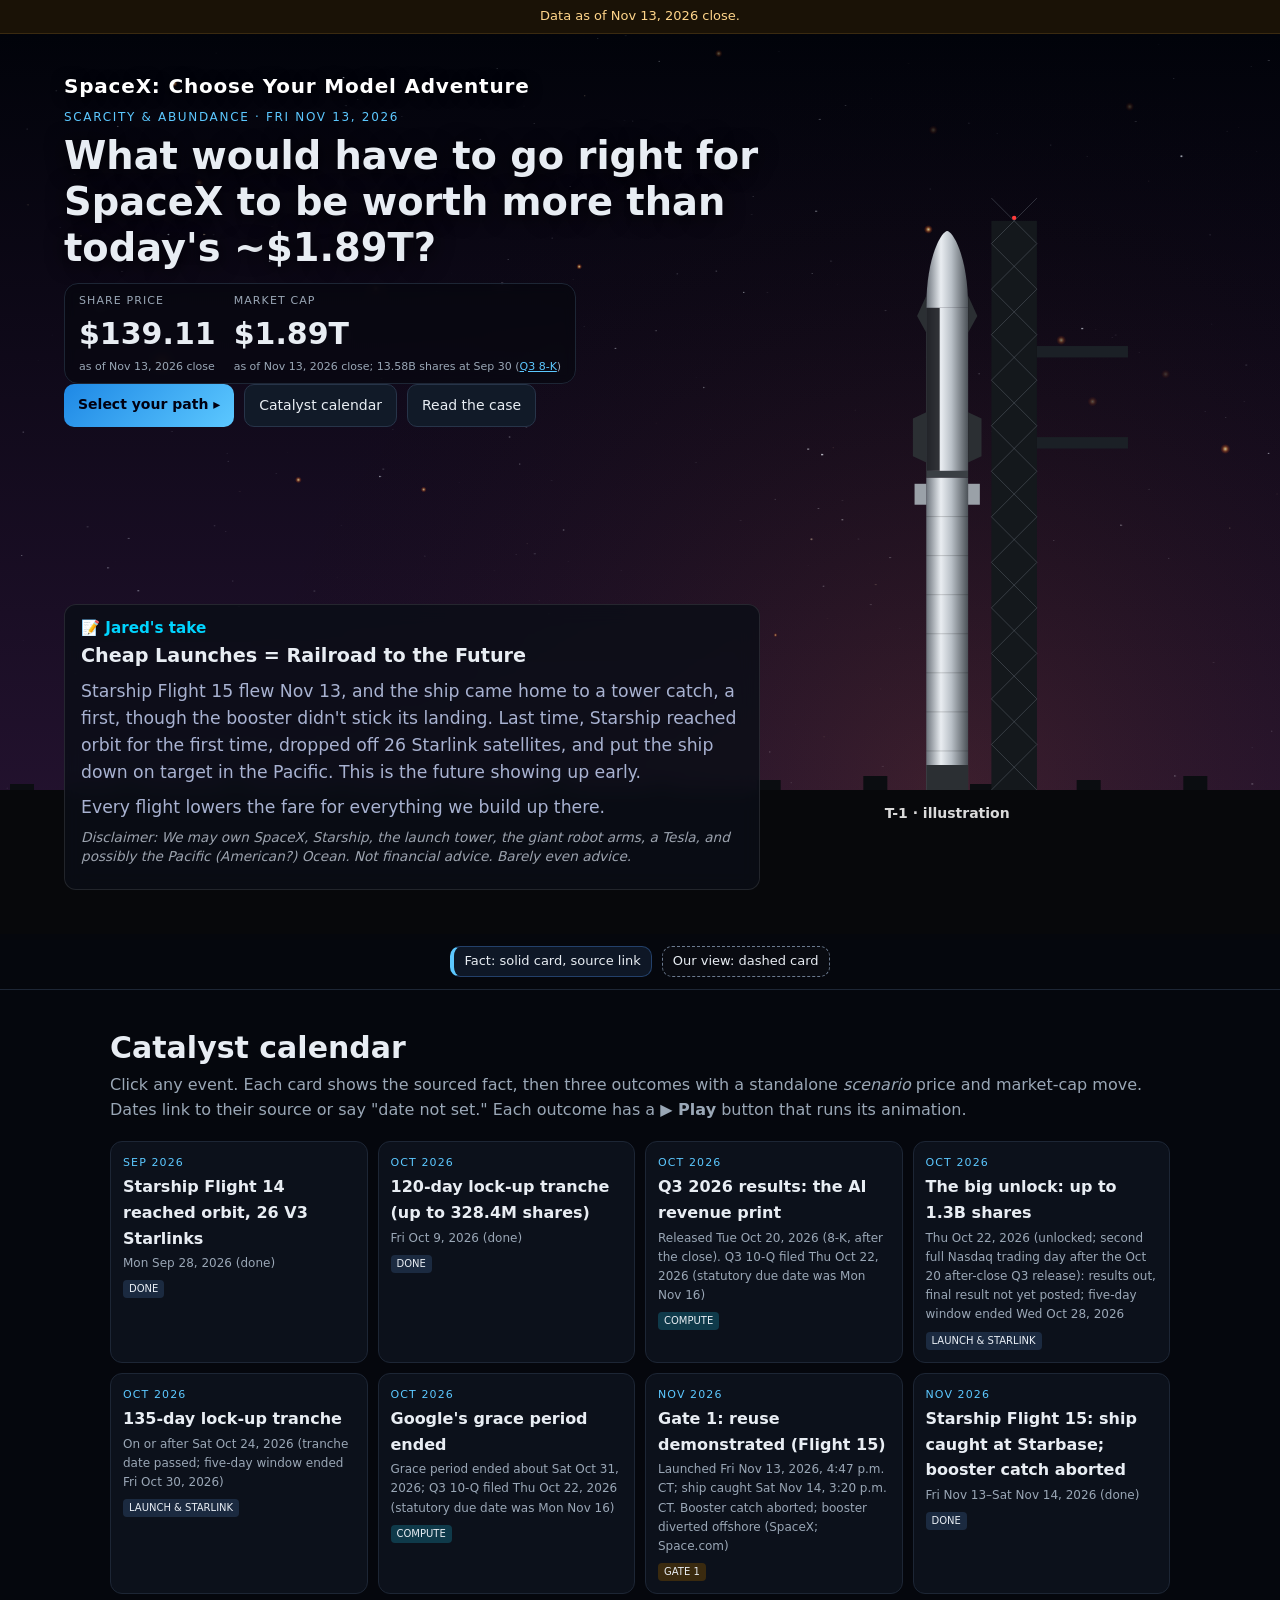
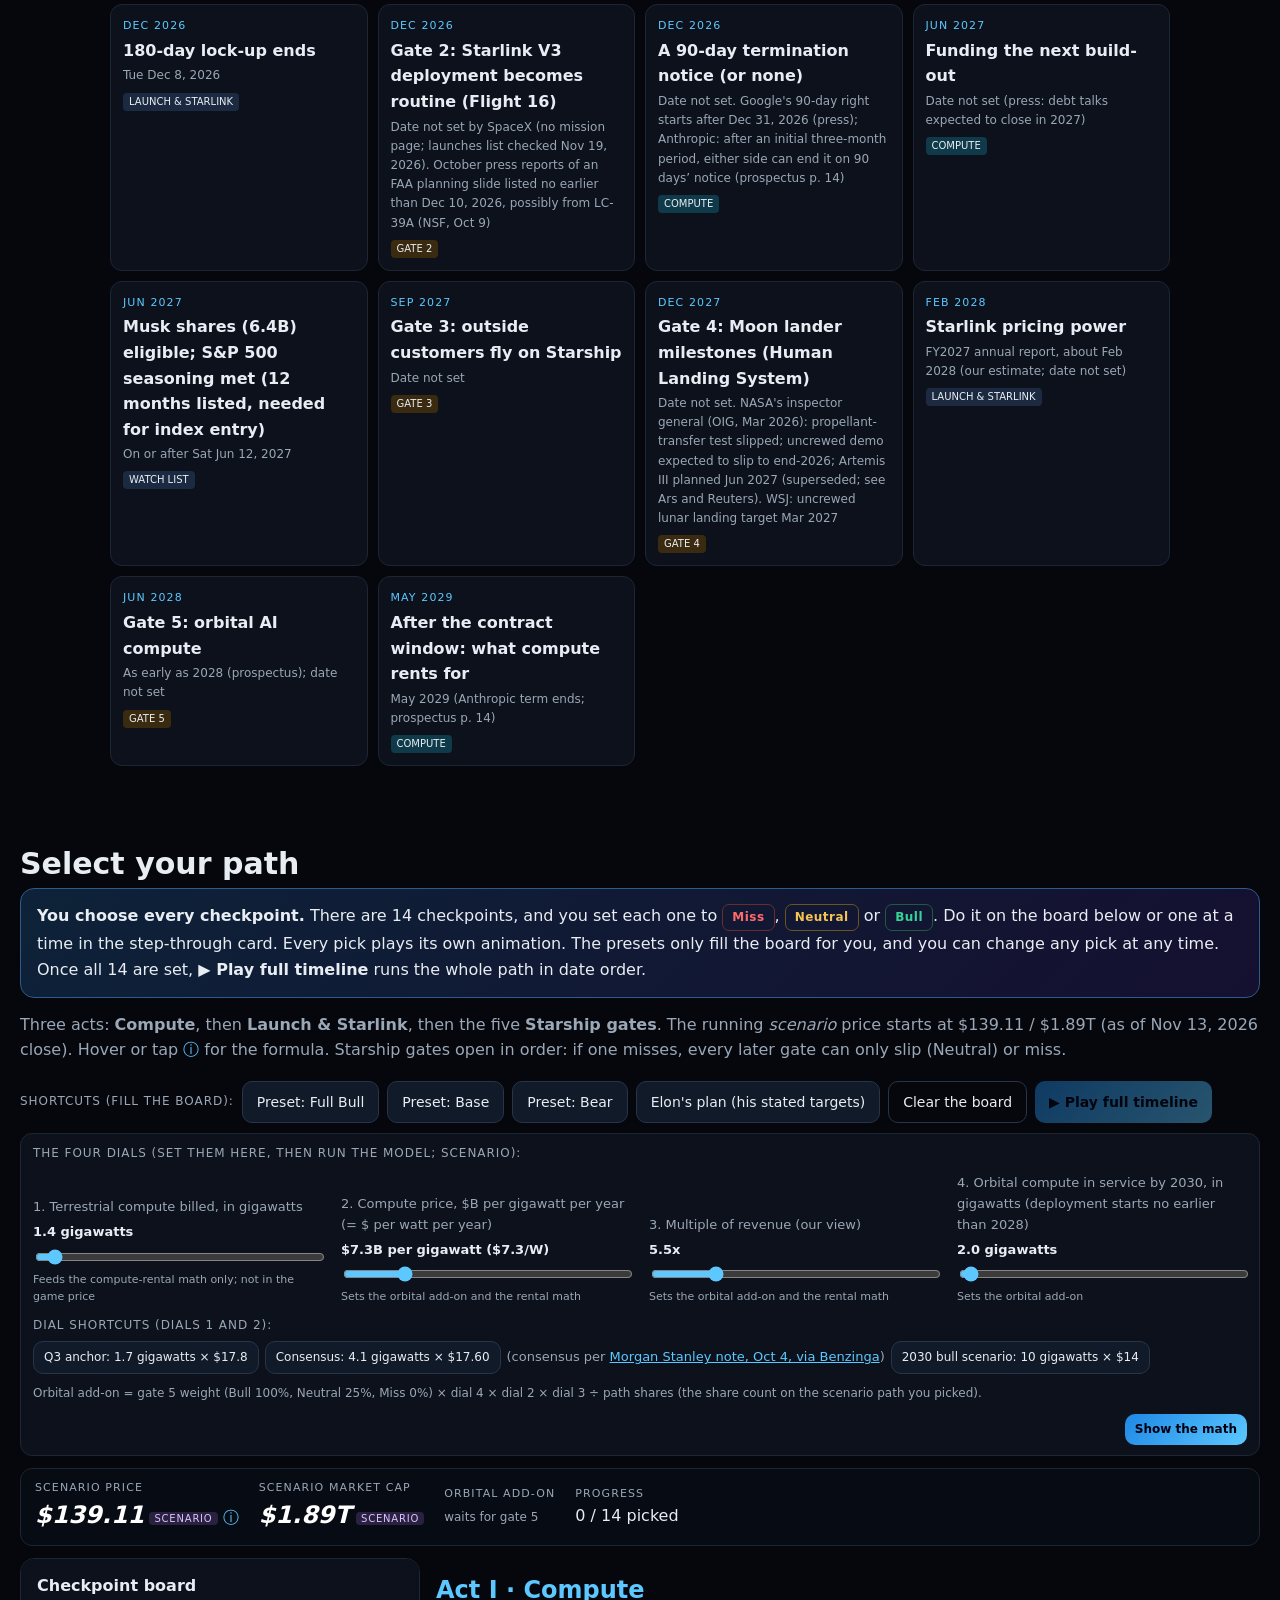
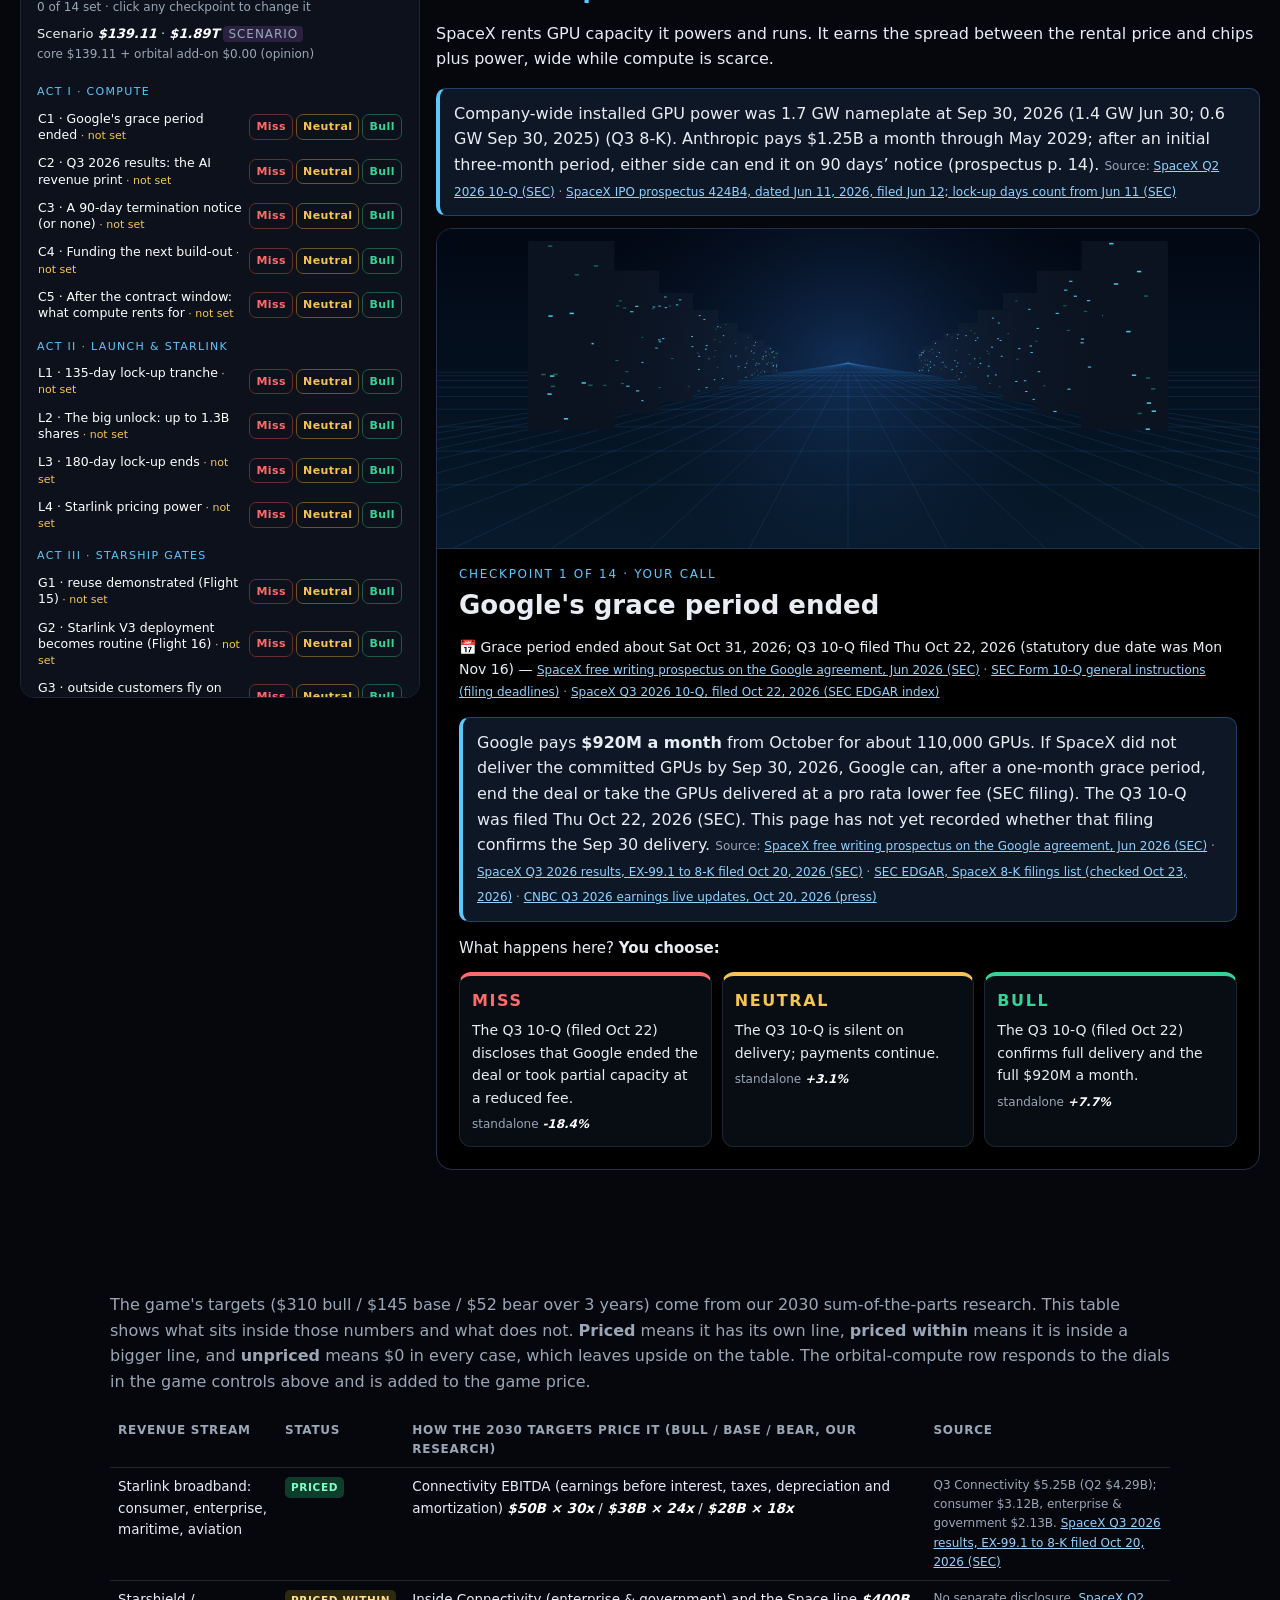
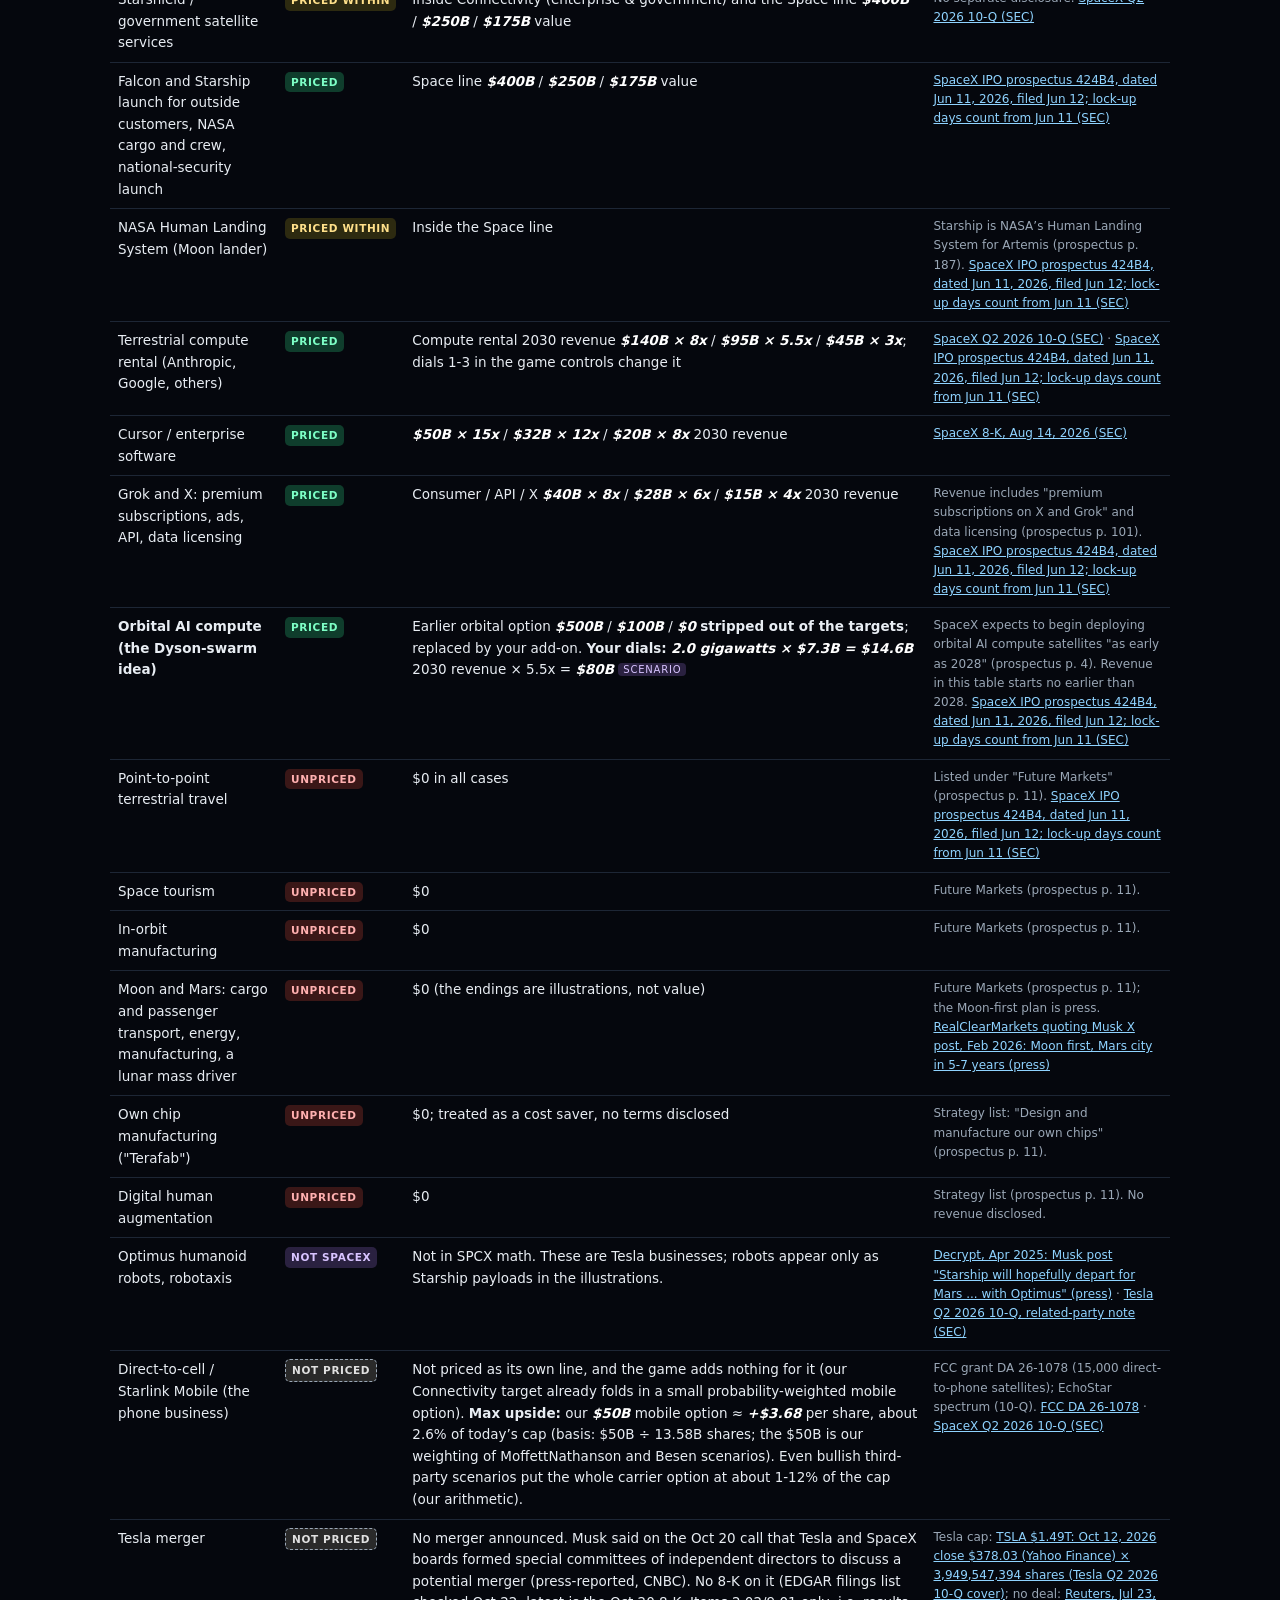
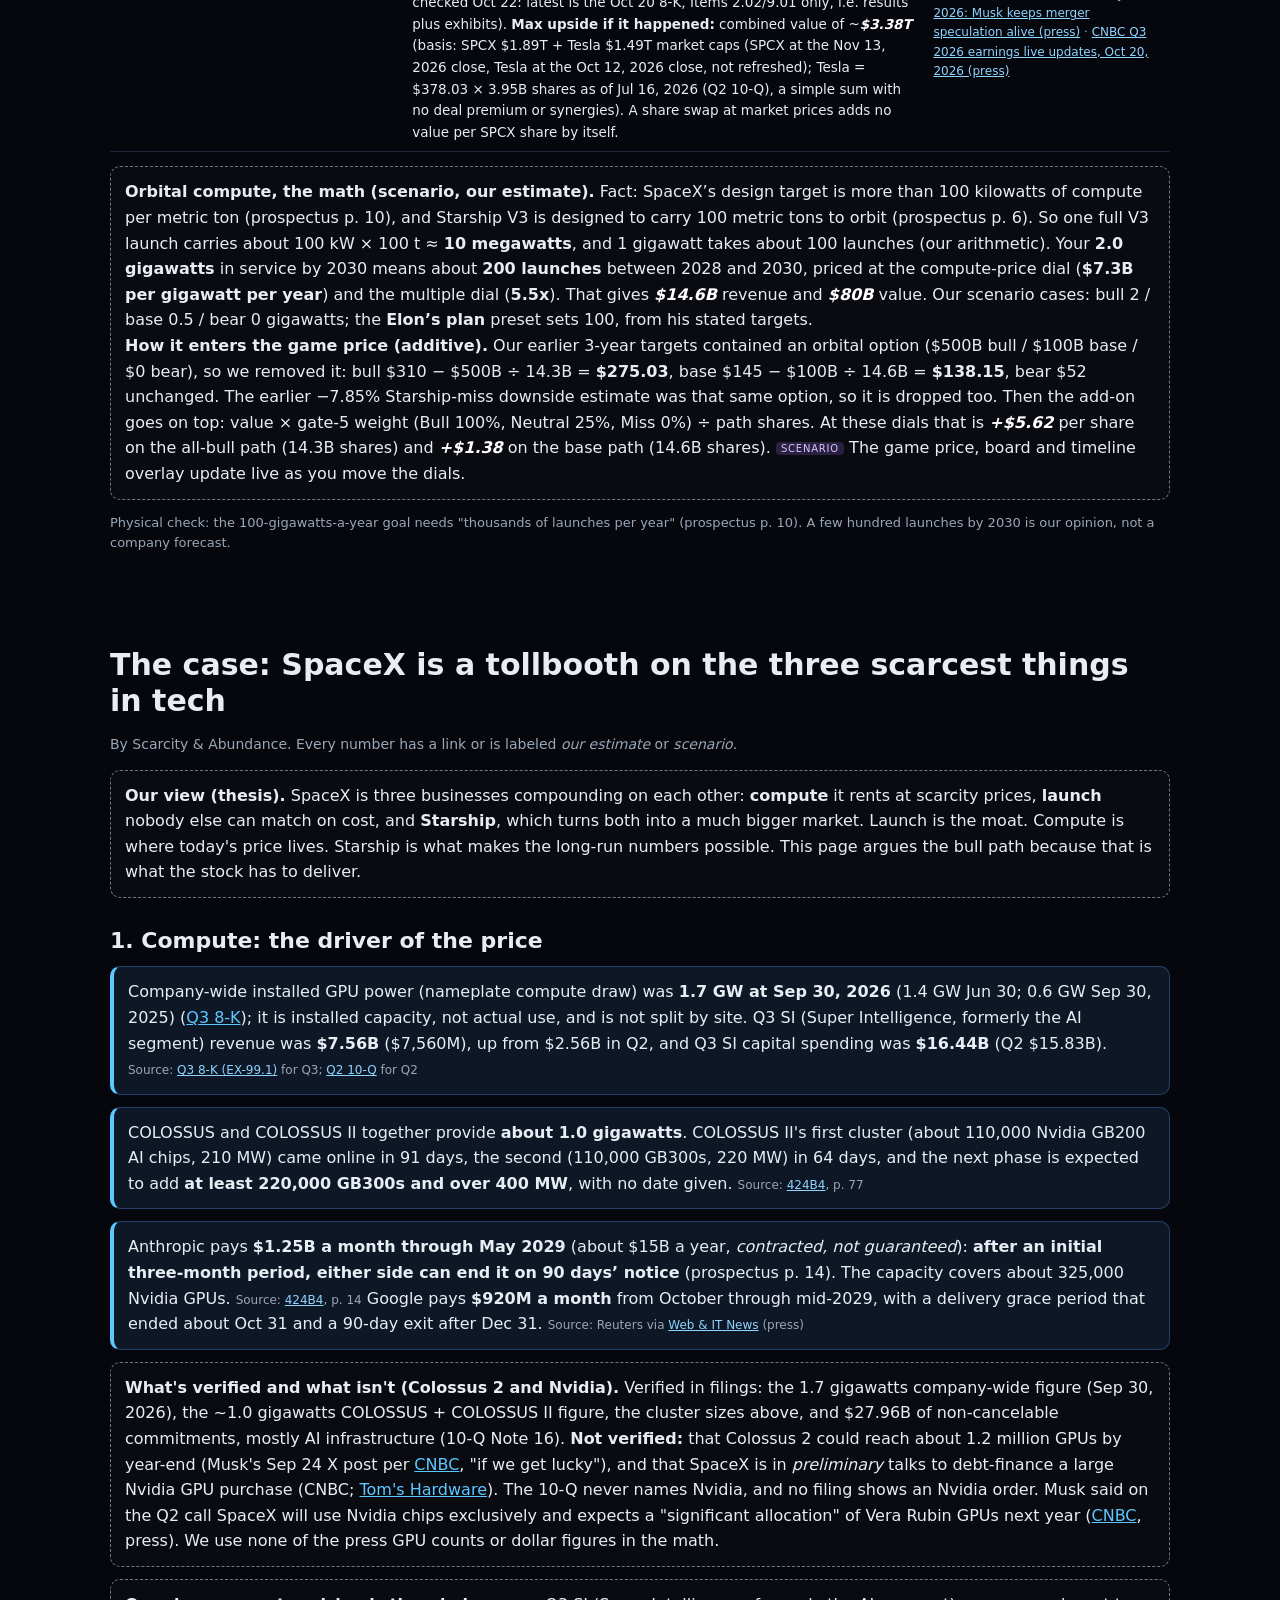
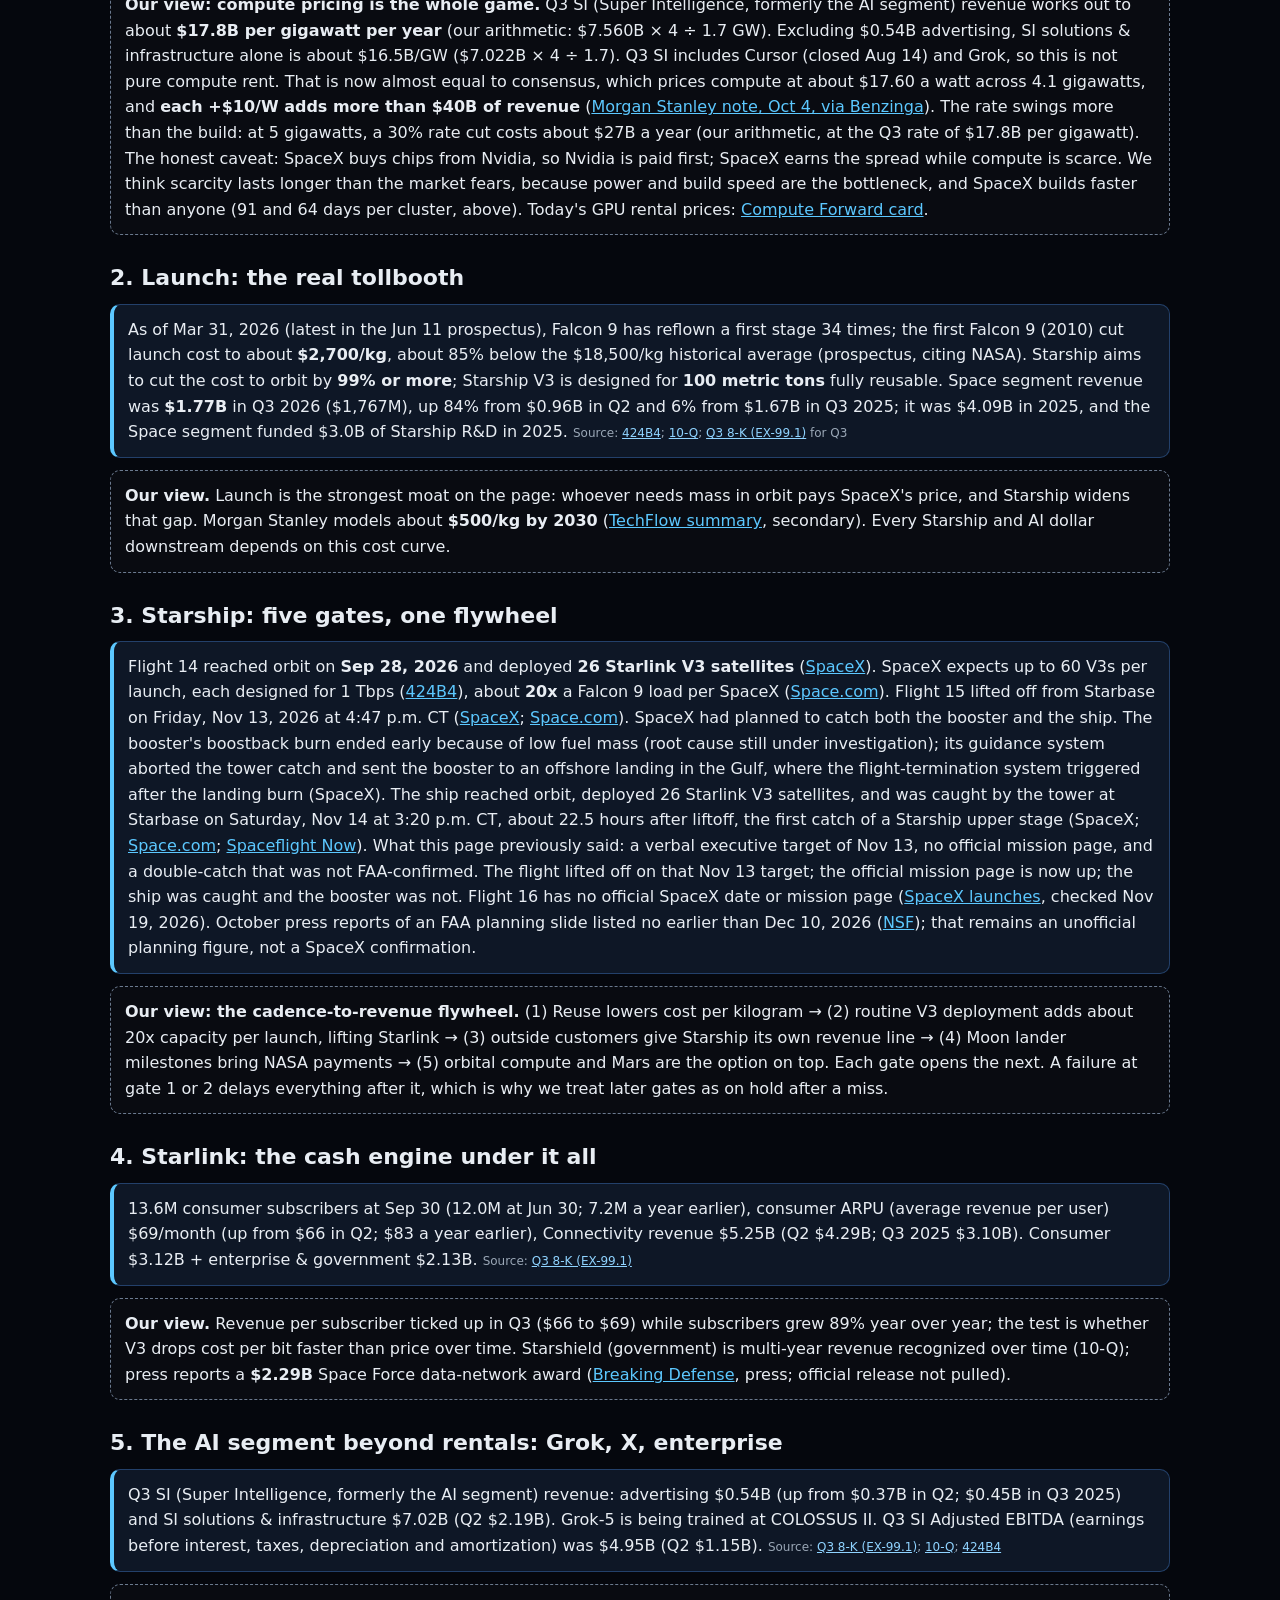
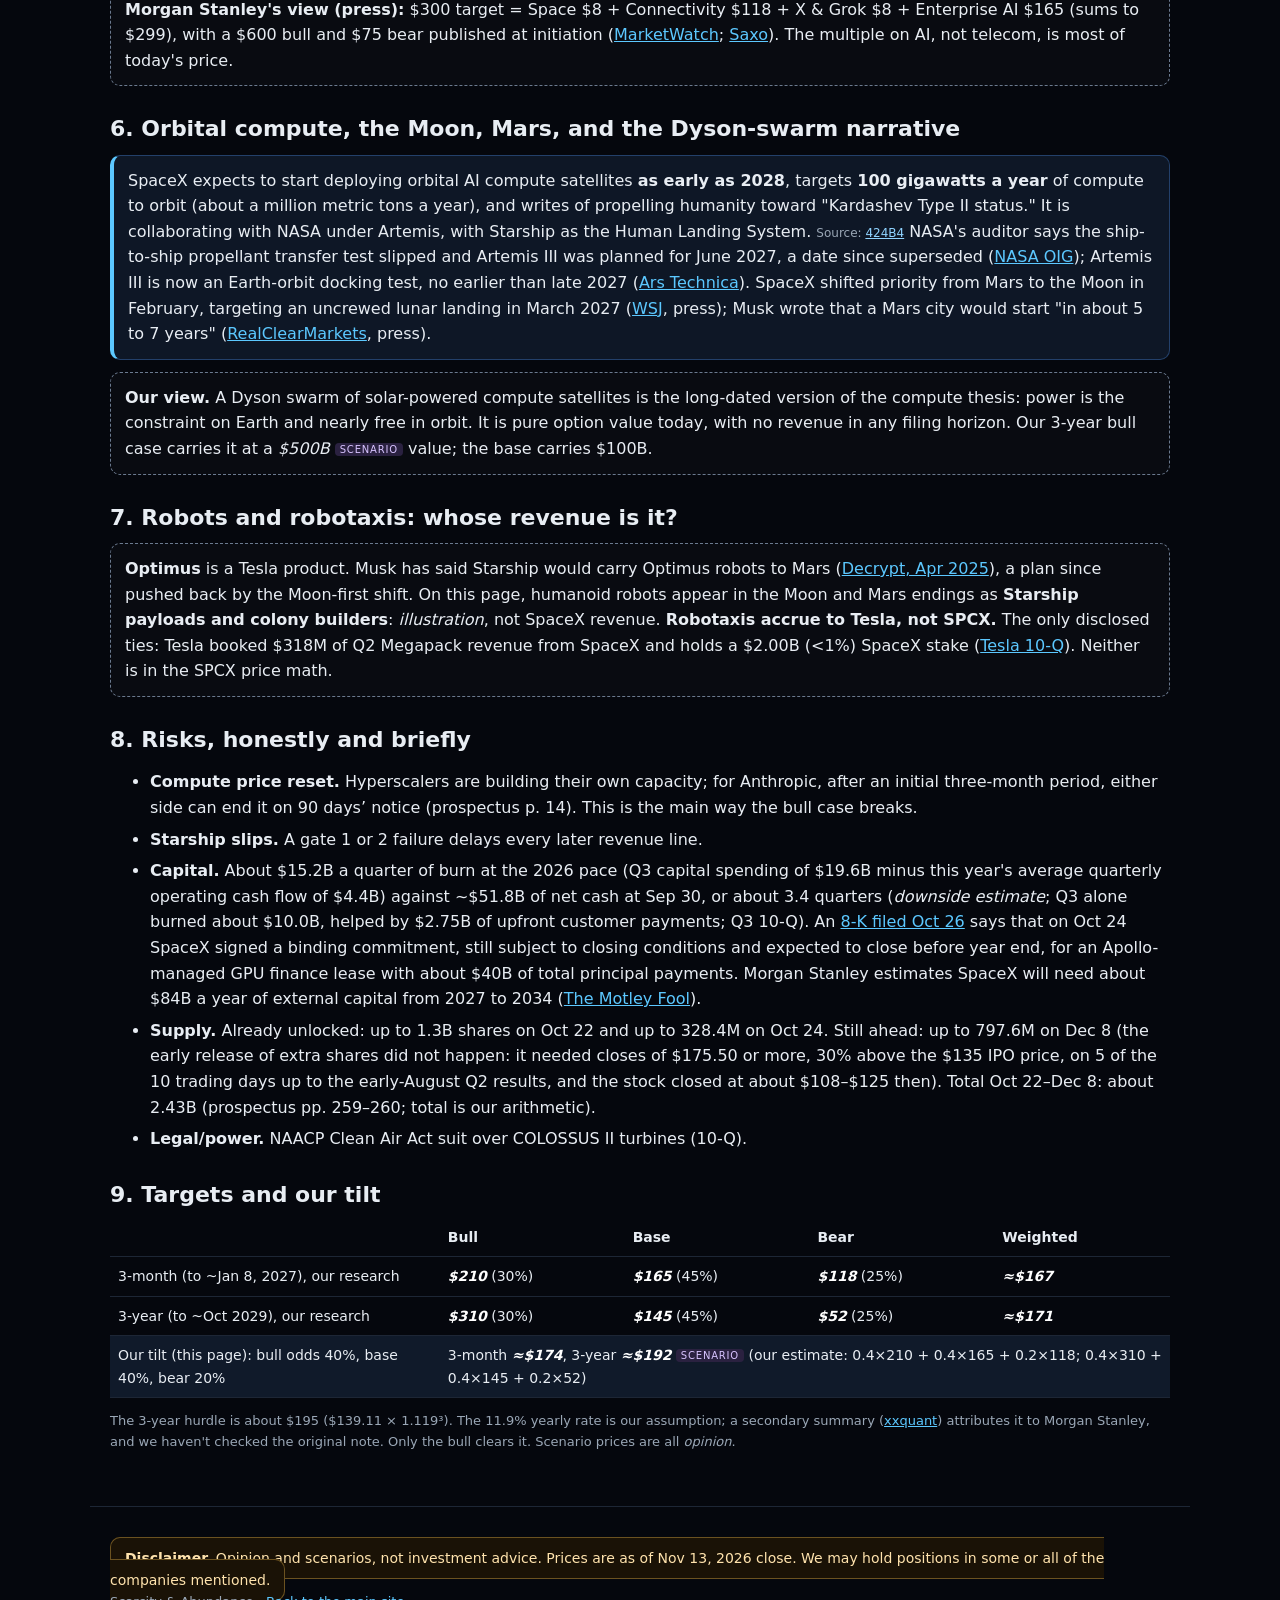
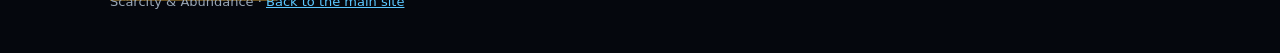
<file: index.html>
<!doctype html>
<html lang="en">
<head>
<meta charset="utf-8">
<meta name="viewport" content="width=device-width, initial-scale=1">
<title>SpaceX: Choose Your Model Adventure</title>
<meta name="description" content="A techno-optimist, clearly labeled opinion piece on SpaceX (SPCX): compute, launch and Starship. Interactive catalyst calendar and a select-your-path scenario game. Not investment advice.">

<meta property="og:title" content="SpaceX: Choose Your Model Adventure">
<meta property="og:site_name" content="SpaceX: Choose Your Model Adventure">
<meta name="twitter:title" content="SpaceX: Choose Your Model Adventure">
<meta property="og:description" content="Compute, launch, Starship. Pick the outcomes and see where the scenario lands. Opinion, not advice.">
<meta property="og:image" content="https://spacex-path.pages.dev/img/og.png">
<meta property="og:image:width" content="1366">
<meta property="og:image:height" content="860">
<meta property="og:image:alt" content="SpaceX: Choose Your Model Adventure">
<meta property="og:type" content="website">
<meta property="og:url" content="https://spacex-path.pages.dev/">
<link rel="canonical" href="https://spacex-path.pages.dev/">
<meta name="twitter:card" content="summary_large_image">
<meta name="twitter:image" content="https://spacex-path.pages.dev/img/og.png">
<link rel="icon" href="data:,">
<link rel="stylesheet" href="css/style.css">
</head>
<body>
<div class="banner" role="note">Data as of Nov 13, 2026 close.</div>

<header class="hero" id="top">
  <canvas id="heroCanvas" aria-label="Animated Starship lifting off at night" role="img"></canvas>
  <div class="hero-copy">
    <p class="sitetitle">SpaceX: Choose Your Model Adventure</p>
    <p class="kicker">Scarcity &amp; Abundance · Fri Nov 13, 2026</p>
    <h1>What would have to go right for SpaceX to be worth more than today's ~<span class="live-cap">$1.89T</span>?</h1>
    <div class="startnum">
      <div><span class="lbl">Share price</span><span class="big" id="heroPrice">$139.11</span><span class="src">as of Nov 13, 2026 close</span></div>
      <div><span class="lbl">Market cap</span><span class="big" id="heroCap">$1.89T</span><span class="src">as of Nov 13, 2026 close; 13.58B shares at Sep 30 (<a href="https://www.sec.gov/Archives/edgar/data/1181412/000162828026066482/spaceexplorationtechnologi.htm" target="_blank" rel="noopener">Q3 8-K</a>)</span></div>
    </div>
    <div class="cta"><a class="btn primary" href="#game">Select your path ▸</a><a class="btn" href="#calendar">Catalyst calendar</a><a class="btn" href="#article">Read the case</a></div>
  </div>
<aside class="jared-take-wrap" aria-label="Jared's take"><div class="jared-take" id="jaredTake" hidden>
  <h3>📝 Jared's take</h3>
  <div class="jt-title" id="jaredTakeTitle"></div>
  <div class="jt-body" id="jaredTakeBody"></div>
</div></aside>
</header>



<nav class="legend" aria-label="How to read this page">
  <span class="card-fact mini">Fact: solid card, source link</span>
  <span class="card-op mini">Our view: dashed card</span>
</nav>

<main>
<section id="calendar" class="wrap">
  <h2>Catalyst calendar</h2>
  <p class="sub">Click any event. Each card shows the sourced fact, then three outcomes with a standalone <i>scenario</i> price and market-cap move. Dates link to their source or say "date not set." Each outcome has a <b>▶ Play</b> button that runs its animation.</p>
  <div id="calList" class="cal"></div>
</section>

<section id="game" class="wrap">
  <h2>Select your path</h2>
  <div class="youpick"><b>You choose every checkpoint.</b> There are 14 checkpoints, and you set each one to <span class="tg miss">Miss</span>, <span class="tg neutral">Neutral</span> or <span class="tg bull">Bull</span>. Do it on the board below or one at a time in the step-through card. Every pick plays its own animation. The presets only fill the board for you, and you can change any pick at any time. Once all 14 are set, <b>▶ Play full timeline</b> runs the whole path in date order.</div>
  <p class="sub">Three acts: <b>Compute</b>, then <b>Launch &amp; Starlink</b>, then the five <b>Starship gates</b>. The running <i>scenario</i> price starts at <span class="live-price">$139.11</span> / <span class="live-cap">$1.89T</span> (as of Nov 13, 2026 close). Hover or tap <span class="tip-i">ⓘ</span> for the formula. Starship gates open in order: if one misses, every later gate can only slip (Neutral) or miss.</p>
  <div class="presets">
    <span class="plbl">Shortcuts (fill the board):</span>
    <button class="btn" data-preset="bull" aria-pressed="false">Preset: Full Bull</button>
    <button class="btn" data-preset="neutral" aria-pressed="false">Preset: Base</button>
    <button class="btn" data-preset="miss" aria-pressed="false">Preset: Bear</button>
    <button class="btn" id="elonPlan" aria-pressed="false" title="All-bull checkpoints plus Musk's stated orbital target; scenario">Elon's plan (his stated targets)</button>
    <button class="btn ghost" id="replay">Clear the board</button>
    <button class="btn primary" id="playAll" disabled>▶ Play full timeline</button>
  </div>
  <div class="ctrldials" id="ctrlDials" aria-label="The four model dials">
    <span class="plbl">The four dials (set them here, then run the model; scenario):</span>
    <label>1. Terrestrial compute billed, in gigawatts <b id="vGw"></b><input type="range" id="dGw" min="1" max="10" step="0.1" value="1.4"><span class="dnote">Feeds the compute-rental math only; not in the game price</span></label>
    <label>2. Compute price, $B per gigawatt per year (= $ per watt per year) <b id="vRate"></b><input type="range" id="dRate" min="3" max="25" step="0.1" value="7.3"><span class="dnote">Sets the orbital add-on and the rental math</span></label>
    <label>3. Multiple of revenue (our view) <b id="vMult"></b><input type="range" id="dMult" min="3" max="15" step="0.5" value="5.5"><span class="dnote">Sets the orbital add-on and the rental math</span></label>
    <label>4. Orbital compute in service by 2030, in gigawatts (deployment starts no earlier than 2028) <b id="vOrb"></b><input type="range" id="dOrb" min="0" max="150" step="0.5" value="2"><span class="dnote">Sets the orbital add-on</span></label>
    <div class="marks"><span class="plbl">Dial shortcuts (dials 1 and 2):</span><button class="btn sm" data-mark="q2">Q3 anchor: 1.7 gigawatts × $17.8</button><button class="btn sm" data-mark="cons">Consensus: 4.1 gigawatts × $17.60</button> <span class="note">(consensus per <a href="https://www.benzinga.com/analyst-stock-ratings/reiteration/26/10/62166196/spacex-is-cheap-and-getting-cheaper-morgan-stanley-says" target="_blank" rel="noopener">Morgan Stanley note, Oct 4, via Benzinga</a>)</span><button class="btn sm" data-mark="bull">2030 bull scenario: 10 gigawatts × $14</button></div>
    <span class="note cnote">Orbital add-on = gate 5 weight (Bull 100%, Neutral 25%, Miss 0%) × dial 4 × dial 2 × dial 3 ÷ path shares (the share count on the scenario path you picked).</span>
    <button class="btn primary sm" id="showMath" aria-haspopup="dialog">Show the math</button>
  </div>
  <div class="hud" id="hud">
    <div><span class="lbl">Scenario price</span><i class="scen big" id="gPrice">$139.11</i> <span class="scen-tag">scenario</span> <span class="tip-i" id="gTip" tabindex="0">ⓘ<span class="tip" id="gTipText"></span></span></div>
    <div><span class="lbl">Scenario market cap</span><i class="scen big" id="gCap">$1.89T</i> <span class="scen-tag">scenario</span></div>
    <div><span class="lbl">Orbital add-on</span><span id="gOrb"></span></div>
    <div><span class="lbl">Progress</span><span id="gProg">0 / 14</span></div>
    <div class="trail" id="gTrail" aria-label="Your picks so far"></div>
  </div>
  <div class="gamegrid">
    <div class="board" id="board" aria-label="Checkpoint board"></div>
    <div id="stage" class="stage"></div>
  </div>
</section>

<section id="streams" class="wrap">
  <h2>Every known revenue stream, and which ones are priced</h2>
  <p class="sub">The game's targets ($310 bull / $145 base / $52 bear over 3 years) come from our 2030 sum-of-the-parts research. This table shows what sits inside those numbers and what does not. <b>Priced</b> means it has its own line, <b>priced within</b> means it is inside a bigger line, and <b>unpriced</b> means $0 in every case, which leaves upside on the table. The orbital-compute row responds to the dials in the game controls above and is added to the game price.</p>
  <div id="streamsOut"></div>
</section>

<article id="article" class="wrap article">
  <h2>The case: SpaceX is a tollbooth on the three scarcest things in tech</h2>
  <p class="byline">By Scarcity &amp; Abundance. Every number has a link or is labeled <i>our estimate</i> or <i>scenario</i>.</p>

  <div class="card-op"><b>Our view (thesis).</b> SpaceX is three businesses compounding on each other: <b>compute</b> it rents at scarcity prices, <b>launch</b> nobody else can match on cost, and <b>Starship</b>, which turns both into a much bigger market. Launch is the moat. Compute is where today's price lives. Starship is what makes the long-run numbers possible. This page argues the bull path because that is what the stock has to deliver.</div>

  <h3>1. Compute: the driver of the price</h3>
  <div class="card-fact">Company-wide installed GPU power (nameplate compute draw) was <b>1.7 GW at Sep 30, 2026</b> (1.4 GW Jun 30; 0.6 GW Sep 30, 2025) (<a href="https://www.sec.gov/Archives/edgar/data/1181412/000162828026066482/spaceexplorationtechnologi.htm" target="_blank" rel="noopener">Q3 8-K</a>); it is installed capacity, not actual use, and is not split by site. Q3 SI (Super Intelligence, formerly the AI segment) revenue was <b>$7.56B</b> ($7,560M), up from $2.56B in Q2, and Q3 SI capital spending was <b>$16.44B</b> (Q2 $15.83B). <span class="s">Source: <a href="https://www.sec.gov/Archives/edgar/data/1181412/000162828026066482/spaceexplorationtechnologi.htm" target="_blank" rel="noopener">Q3 8-K (EX-99.1)</a> for Q3; <a href="https://www.sec.gov/Archives/edgar/data/1181412/000162828026052535/spcx-20260630.htm" target="_blank" rel="noopener">Q2 10-Q</a> for Q2</span></div>
  <div class="card-fact">COLOSSUS and COLOSSUS II together provide <b>about 1.0 gigawatts</b>. COLOSSUS II's first cluster (about 110,000 Nvidia GB200 AI chips, 210 MW) came online in 91 days, the second (110,000 GB300s, 220 MW) in 64 days, and the next phase is expected to add <b>at least 220,000 GB300s and over 400 MW</b>, with no date given. <span class="s">Source: <a href="https://www.sec.gov/Archives/edgar/data/1181412/000162828026042639/spaceexplorationtechnologi.htm" target="_blank" rel="noopener">424B4</a>, p. 77</span></div>
  <div class="card-fact">Anthropic pays <b>$1.25B a month through May 2029</b> (about $15B a year, <i>contracted, not guaranteed</i>): <b>after an initial three-month period, either side can end it on 90 days’ notice</b> (prospectus p. 14). The capacity covers about 325,000 Nvidia GPUs. <span class="s">Source: <a href="https://www.sec.gov/Archives/edgar/data/1181412/000162828026042639/spaceexplorationtechnologi.htm" target="_blank" rel="noopener">424B4</a>, p. 14</span> Google pays <b>$920M a month</b> from October through mid-2029, with a delivery grace period that ended about Oct 31 and a 90-day exit after Dec 31. <span class="s">Source: Reuters via <a href="https://www.webanditnews.com/2026/10/09/spacexs-29-billion-google-compute-pact-faces-early-tests-as-orbital-ai-ambitions-loom/" target="_blank" rel="noopener">Web &amp; IT News</a> (press)</span></div>
  <div class="card-op"><b>What's verified and what isn't (Colossus 2 and Nvidia).</b> Verified in filings: the 1.7 gigawatts company-wide figure (Sep 30, 2026), the ~1.0 gigawatts COLOSSUS + COLOSSUS II figure, the cluster sizes above, and $27.96B of non-cancelable commitments, mostly AI infrastructure (10-Q Note 16). <b>Not verified:</b> that Colossus 2 could reach about 1.2 million GPUs by year-end (Musk's Sep 24 X post per <a href="https://www.cnbc.com/2026/10/07/spacex-nvidia-chips-apollo-financing.html" target="_blank" rel="noopener">CNBC</a>, "if we get lucky"), and that SpaceX is in <i>preliminary</i> talks to debt-finance a large Nvidia GPU purchase (CNBC; <a href="https://www.tomshardware.com/tech-industry/artificial-intelligence/spacex-reportedly-seeking-usd40-billion-debt-package-for-nvidia-ai-hardware-massive-raise-could-fund-roughly-360-000-vera-rubin-gpus-across-5-000-nvl72-racks" target="_blank" rel="noopener">Tom's Hardware</a>). The 10-Q never names Nvidia, and no filing shows an Nvidia order. Musk said on the Q2 call SpaceX will use Nvidia chips exclusively and expects a "significant allocation" of Vera Rubin GPUs next year (<a href="https://www.cnbc.com/2026/08/14/nvidia-discloses-21-billion-stake-in-spacex-at-end-of-second-quarter.html" target="_blank" rel="noopener">CNBC</a>, press). We use none of the press GPU counts or dollar figures in the math.</div>
  <div class="card-op"><b>Our view: compute pricing is the whole game.</b> Q3 SI (Super Intelligence, formerly the AI segment) revenue works out to about <b>$17.8B per gigawatt per year</b> (our arithmetic: $7.560B × 4 ÷ 1.7 GW). Excluding $0.54B advertising, SI solutions &amp; infrastructure alone is about $16.5B/GW ($7.022B × 4 ÷ 1.7). Q3 SI includes Cursor (closed Aug 14) and Grok, so this is not pure compute rent. That is now almost equal to consensus, which prices compute at about $17.60 a watt across 4.1 gigawatts, and <b>each +$10/W adds more than $40B of revenue</b> (<a href="https://www.benzinga.com/analyst-stock-ratings/reiteration/26/10/62166196/spacex-is-cheap-and-getting-cheaper-morgan-stanley-says" target="_blank" rel="noopener">Morgan Stanley note, Oct 4, via Benzinga</a>). The rate swings more than the build: at 5 gigawatts, a 30% rate cut costs about $27B a year (our arithmetic, at the Q3 rate of $17.8B per gigawatt). The honest caveat: SpaceX buys chips from Nvidia, so Nvidia is paid first; SpaceX earns the spread while compute is scarce. We think scarcity lasts longer than the market fears, because power and build speed are the bottleneck, and SpaceX builds faster than anyone (91 and 64 days per cluster, above). Today's GPU rental prices: <a href="https://jsheppard8989.github.io/ai-finance-tech-dashboard/#compute-forward-widget" target="_blank" rel="noopener">Compute Forward card</a>.</div>

  <h3>2. Launch: the real tollbooth</h3>
  <div class="card-fact">As of Mar 31, 2026 (latest in the Jun 11 prospectus), Falcon 9 has reflown a first stage 34 times; the first Falcon 9 (2010) cut launch cost to about <b>$2,700/kg</b>, about 85% below the $18,500/kg historical average (prospectus, citing NASA). Starship aims to cut the cost to orbit by <b>99% or more</b>; Starship V3 is designed for <b>100 metric tons</b> fully reusable. Space segment revenue was <b>$1.77B</b> in Q3 2026 ($1,767M), up 84% from $0.96B in Q2 and 6% from $1.67B in Q3 2025; it was $4.09B in 2025, and the Space segment funded $3.0B of Starship R&amp;D in 2025. <span class="s">Source: <a href="https://www.sec.gov/Archives/edgar/data/1181412/000162828026042639/spaceexplorationtechnologi.htm" target="_blank" rel="noopener">424B4</a>; <a href="https://www.sec.gov/Archives/edgar/data/1181412/000162828026052535/spcx-20260630.htm" target="_blank" rel="noopener">10-Q</a>; <a href="https://www.sec.gov/Archives/edgar/data/1181412/000162828026066482/spaceexplorationtechnologi.htm" target="_blank" rel="noopener">Q3 8-K (EX-99.1)</a> for Q3</span></div>
  <div class="card-op"><b>Our view.</b> Launch is the strongest moat on the page: whoever needs mass in orbit pays SpaceX's price, and Starship widens that gap. Morgan Stanley models about <b>$500/kg by 2030</b> (<a href="https://www.techflowpost.com/en-US/article/33595" target="_blank" rel="noopener">TechFlow summary</a>, secondary). Every Starship and AI dollar downstream depends on this cost curve.</div>

  <h3>3. Starship: five gates, one flywheel</h3>
  <div class="card-fact">Flight 14 reached orbit on <b>Sep 28, 2026</b> and deployed <b>26 Starlink V3 satellites</b> (<a href="https://www.spacex.com/launches/starship-flight-14/" target="_blank" rel="noopener">SpaceX</a>). SpaceX expects up to 60 V3s per launch, each designed for 1 Tbps (<a href="https://www.sec.gov/Archives/edgar/data/1181412/000162828026042639/spaceexplorationtechnologi.htm" target="_blank" rel="noopener">424B4</a>), about <b>20x</b> a Falcon 9 load per SpaceX (<a href="https://www.space.com/space-exploration/launches-spacecraft/wow-watch-spacexs-starship-megarocket-deploy-satellites-into-orbit-for-1st-time-ever-photos-video" target="_blank" rel="noopener">Space.com</a>). Flight 15 lifted off from Starbase on Friday, Nov 13, 2026 at 4:47 p.m. CT (<a href="https://www.spacex.com/launches/starship-flight-15" target="_blank" rel="noopener">SpaceX</a>; <a href="https://www.space.com/space-exploration/launches-spacecraft/spacex-starship-flight-15-chopsticks-double-catch-super-heavy-ship" target="_blank" rel="noopener">Space.com</a>). SpaceX had planned to catch both the booster and the ship. The booster's boostback burn ended early because of low fuel mass (root cause still under investigation); its guidance system aborted the tower catch and sent the booster to an offshore landing in the Gulf, where the flight-termination system triggered after the landing burn (SpaceX). The ship reached orbit, deployed 26 Starlink V3 satellites, and was caught by the tower at Starbase on Saturday, Nov 14 at 3:20 p.m. CT, about 22.5 hours after liftoff, the first catch of a Starship upper stage (SpaceX; <a href="https://www.space.com/space-exploration/launches-spacecraft/whats-next-for-spacexs-starship-after-epic-flight-15-chopsticks-catch" target="_blank" rel="noopener">Space.com</a>; <a href="https://spaceflightnow.com/2026/11/13/live-coverage-starship-flight-15-attempts-to-recover-full-vehicle-in-double-launch-pad-catch/" target="_blank" rel="noopener">Spaceflight Now</a>). What this page previously said: a verbal executive target of Nov 13, no official mission page, and a double-catch that was not FAA-confirmed. The flight lifted off on that Nov 13 target; the official mission page is now up; the ship was caught and the booster was not. Flight 16 has no official SpaceX date or mission page (<a href="https://www.spacex.com/launches/" target="_blank" rel="noopener">SpaceX launches</a>, checked Nov 19, 2026). October press reports of an FAA planning slide listed no earlier than Dec 10, 2026 (<a href="https://www.nasaspaceflight.com/2026/10/ship-40-returns-ship-42-more-testing/" target="_blank" rel="noopener">NSF</a>); that remains an unofficial planning figure, not a SpaceX confirmation.</div>
  <div class="card-op"><b>Our view: the cadence-to-revenue flywheel.</b> (1) Reuse lowers cost per kilogram → (2) routine V3 deployment adds about 20x capacity per launch, lifting Starlink → (3) outside customers give Starship its own revenue line → (4) Moon lander milestones bring NASA payments → (5) orbital compute and Mars are the option on top. Each gate opens the next. A failure at gate 1 or 2 delays everything after it, which is why we treat later gates as on hold after a miss.</div>

  <h3>4. Starlink: the cash engine under it all</h3>
  <div class="card-fact">13.6M consumer subscribers at Sep 30 (12.0M at Jun 30; 7.2M a year earlier), consumer ARPU (average revenue per user) $69/month (up from $66 in Q2; $83 a year earlier), Connectivity revenue $5.25B (Q2 $4.29B; Q3 2025 $3.10B). Consumer $3.12B + enterprise &amp; government $2.13B. <span class="s">Source: <a href="https://www.sec.gov/Archives/edgar/data/1181412/000162828026066482/spaceexplorationtechnologi.htm" target="_blank" rel="noopener">Q3 8-K (EX-99.1)</a></span></div>
  <div class="card-op"><b>Our view.</b> Revenue per subscriber ticked up in Q3 ($66 to $69) while subscribers grew 89% year over year; the test is whether V3 drops cost per bit faster than price over time. Starshield (government) is multi-year revenue recognized over time (10-Q); press reports a <b>$2.29B</b> Space Force data-network award (<a href="https://breakingdefense.com/2026/05/spacex-wins-2-29b-to-speed-space-forces-leo-communications-backbone/" target="_blank" rel="noopener">Breaking Defense</a>, press; official release not pulled).</div>

  <h3>5. The AI segment beyond rentals: Grok, X, enterprise</h3>
  <div class="card-fact">Q3 SI (Super Intelligence, formerly the AI segment) revenue: advertising $0.54B (up from $0.37B in Q2; $0.45B in Q3 2025) and SI solutions &amp; infrastructure $7.02B (Q2 $2.19B). Grok-5 is being trained at COLOSSUS II. Q3 SI Adjusted EBITDA (earnings before interest, taxes, depreciation and amortization) was $4.95B (Q2 $1.15B). <span class="s">Source: <a href="https://www.sec.gov/Archives/edgar/data/1181412/000162828026066482/spaceexplorationtechnologi.htm" target="_blank" rel="noopener">Q3 8-K (EX-99.1)</a>; <a href="https://www.sec.gov/Archives/edgar/data/1181412/000162828026052535/spcx-20260630.htm" target="_blank" rel="noopener">10-Q</a>; <a href="https://www.sec.gov/Archives/edgar/data/1181412/000162828026042639/spaceexplorationtechnologi.htm" target="_blank" rel="noopener">424B4</a></span></div>
  <div class="card-op"><b>Morgan Stanley's view (press):</b> $300 target = Space $8 + Connectivity $118 + X &amp; Grok $8 + Enterprise AI $165 (sums to $299), with a $600 bull and $75 bear published at initiation (<a href="https://www.morningstar.com/news/marketwatch/2026100569/spacexs-stock-could-actually-be-a-bargain-according-to-this-metric" target="_blank" rel="noopener">MarketWatch</a>; <a href="https://www.home.saxo/en-gb/content/articles/equities/bull-vs-bear-spcx-08072026" target="_blank" rel="noopener">Saxo</a>). The multiple on AI, not telecom, is most of today's price.</div>

  <h3>6. Orbital compute, the Moon, Mars, and the Dyson-swarm narrative</h3>
  <div class="card-fact">SpaceX expects to start deploying orbital AI compute satellites <b>as early as 2028</b>, targets <b>100 gigawatts a year</b> of compute to orbit (about a million metric tons a year), and writes of propelling humanity toward "Kardashev Type II status." It is collaborating with NASA under Artemis, with Starship as the Human Landing System. <span class="s">Source: <a href="https://www.sec.gov/Archives/edgar/data/1181412/000162828026042639/spaceexplorationtechnologi.htm" target="_blank" rel="noopener">424B4</a></span> NASA's auditor says the ship-to-ship propellant transfer test slipped and Artemis III was planned for June 2027, a date since superseded (<a href="https://oig.nasa.gov/audits/nasas-management-of-the-human-landing-system-contracts/" target="_blank" rel="noopener">NASA OIG</a>); Artemis III is now an Earth-orbit docking test, no earlier than late 2027 (<a href="https://arstechnica.com/space/2026/04/put-it-in-pencil-nasas-artemis-iii-mission-will-launch-no-earlier-than-late-2027/" target="_blank" rel="noopener">Ars Technica</a>). SpaceX shifted priority from Mars to the Moon in February, targeting an uncrewed lunar landing in March 2027 (<a href="https://www.wsj.com/science/space-astronomy/spacex-delays-mars-plans-to-focus-on-moon-66d5c542" target="_blank" rel="noopener">WSJ</a>, press); Musk wrote that a Mars city would start "in about 5 to 7 years" (<a href="https://www.realclearmarkets.com/articles/2026/02/27/moon_or_mars_has_elon_musk_abandoned_his_goal_1167013.html" target="_blank" rel="noopener">RealClearMarkets</a>, press).</div>
  <div class="card-op"><b>Our view.</b> A Dyson swarm of solar-powered compute satellites is the long-dated version of the compute thesis: power is the constraint on Earth and nearly free in orbit. It is pure option value today, with no revenue in any filing horizon. Our 3-year bull case carries it at a <i>$500B</i> <span class="scen-tag">scenario</span> value; the base carries $100B.</div>

  <h3>7. Robots and robotaxis: whose revenue is it?</h3>
  <div class="card-op"><b>Optimus</b> is a Tesla product. Musk has said Starship would carry Optimus robots to Mars (<a href="https://decrypt.co/314334/elon-musk-robots-mars-2026" target="_blank" rel="noopener">Decrypt, Apr 2025</a>), a plan since pushed back by the Moon-first shift. On this page, humanoid robots appear in the Moon and Mars endings as <b>Starship payloads and colony builders</b>: <i>illustration</i>, not SpaceX revenue. <b>Robotaxis accrue to Tesla, not SPCX.</b> The only disclosed ties: Tesla booked $318M of Q2 Megapack revenue from SpaceX and holds a $2.00B (&lt;1%) SpaceX stake (<a href="https://www.sec.gov/Archives/edgar/data/1318605/000162828026049270/R21.htm" target="_blank" rel="noopener">Tesla 10-Q</a>). Neither is in the SPCX price math.</div>

  <h3>8. Risks, honestly and briefly</h3>
  <ul class="risks">
    <li><b>Compute price reset.</b> Hyperscalers are building their own capacity; for Anthropic, after an initial three-month period, either side can end it on 90 days’ notice (prospectus p. 14). This is the main way the bull case breaks.</li>
    <li><b>Starship slips.</b> A gate 1 or 2 failure delays every later revenue line.</li>
    <li><b>Capital.</b> About $15.2B a quarter of burn at the 2026 pace (Q3 capital spending of $19.6B minus this year&#39;s average quarterly operating cash flow of $4.4B) against ~$51.8B of net cash at Sep 30, or about 3.4 quarters (<i>downside estimate</i>; Q3 alone burned about $10.0B, helped by $2.75B of upfront customer payments; Q3 10-Q). An <a href="https://www.sec.gov/Archives/edgar/data/1181412/000110465926118614/tm2628247d1_8k.htm" target="_blank" rel="noopener">8-K filed Oct 26</a> says that on Oct 24 SpaceX signed a binding commitment, still subject to closing conditions and expected to close before year end, for an Apollo-managed GPU finance lease with about $40B of total principal payments. Morgan Stanley estimates SpaceX will need about $84B a year of external capital from 2027 to 2034 (<a href="https://www.fool.com/investing/2026/07/22/are-spacex-bulls-deluding-themselves-this-wall-str/" target="_blank" rel="noopener">The Motley Fool</a>).</li>
    <li><b>Supply.</b> Already unlocked: up to 1.3B shares on Oct 22 and up to 328.4M on Oct 24. Still ahead: up to 797.6M on Dec 8 (the early release of extra shares did not happen: it needed closes of $175.50 or more, 30% above the $135 IPO price, on 5 of the 10 trading days up to the early-August Q2 results, and the stock closed at about $108–$125 then). Total Oct 22–Dec 8: about 2.43B (prospectus pp. 259–260; total is our arithmetic).</li>
    <li><b>Legal/power.</b> NAACP Clean Air Act suit over COLOSSUS II turbines (10-Q).</li>
  </ul>

  <h3>9. Targets and our tilt</h3>
  <table class="tgt">
    <thead><tr><th></th><th>Bull</th><th>Base</th><th>Bear</th><th>Weighted</th></tr></thead>
    <tbody>
      <tr><td>3-month (to ~Jan 8, 2027), our research</td><td><i class="scen">$210</i> (30%)</td><td><i class="scen">$165</i> (45%)</td><td><i class="scen">$118</i> (25%)</td><td><i class="scen">≈$167</i></td></tr>
      <tr><td>3-year (to ~Oct 2029), our research</td><td><i class="scen">$310</i> (30%)</td><td><i class="scen">$145</i> (45%)</td><td><i class="scen">$52</i> (25%)</td><td><i class="scen">≈$171</i></td></tr>
      <tr class="tilt"><td>Our tilt (this page): bull odds 40%, base 40%, bear 20%</td><td colspan="4">3-month <i class="scen">≈$174</i>, 3-year <i class="scen">≈$192</i> <span class="scen-tag">scenario</span> (our estimate: 0.4×210 + 0.4×165 + 0.2×118; 0.4×310 + 0.4×145 + 0.2×52)</td></tr>
    </tbody>
  </table>
  <p class="note">The 3-year hurdle is about $195 ($139.11 × 1.119³). The 11.9% yearly rate is our assumption; a secondary summary (<a href="https://www.xxquant.com/en/institution/institutional-research/529e31182ae25f60d329abc6c2209e39" target="_blank" rel="noopener">xxquant</a>) attributes it to Morgan Stanley, and we haven't checked the original note. Only the bull clears it. Scenario prices are all <i>opinion</i>.</p>

</article>
</main>

<div id="finale" class="finale" hidden role="dialog" aria-label="Full timeline">
  <canvas id="fCanvas"></canvas>
  <div class="fhud" id="fHud"><span class="lbl">Running scenario price</span><i class="scen big" id="fPrice">$139.11</i><span class="lbl">Market cap</span><i class="scen" id="fCap">$1.89T</i><span class="scen-tag">scenario</span><div class="fstep" id="fStep"></div></div>
  <div class="fcap" id="fCapn"></div>
  <div class="fbar"><span id="fBar"></span></div>
  <button class="btn fclose" id="fClose">Close ✕</button>
</div>
<div id="mathModal" class="modal" hidden><div class="modal-box mathbox" role="dialog" aria-modal="true" aria-labelledby="mathTitle"><button class="mclose" aria-label="Close">×</button><div class="mbody">
  <p class="kicker">Show the math · read-only, reflects the dials above</p>
  <h3 id="mathTitle">The math behind the four dials</h3>
  <p class="sub">How SpaceX earns money here: it rents GPU capacity it powers and runs. Rental revenue = dial 1 (terrestrial gigawatts billed) × dial 2 (compute price). Value = revenue × dial 3 (multiple). The orbital add-on in the game price uses dial 4 (orbital gigawatts) × dial 2 × dial 3, weighted by your gate 5 pick. Change the dials in the game controls; this window only shows the results.</p>
  <div class="mathvals" id="mathVals"></div>
  <div class="labout" id="labOut"></div>
  <div id="mathOrb"></div>
</div></div></div>
<div id="modal" class="modal" hidden><div class="modal-box" role="dialog" aria-modal="true" aria-labelledby="mTitle"><canvas class="mbg"></canvas><div class="mshade"></div><button class="mclose" aria-label="Close">×</button><div class="mbody" id="mBody"></div></div></div>

<footer class="wrap foot"><span class="disclaimer"><b>Disclaimer.</b> Opinion and scenarios, not investment advice. Prices are as of Nov 13, 2026 close. We may hold positions in some or all of the companies mentioned.</span><br>Scarcity &amp; Abundance · <a href="https://jsheppard8989.github.io/ai-finance-tech-dashboard/">Back to the main site</a></footer>
<script src="js/data.js"></script>
<script src="js/scenes.js"></script>
<script src="js/anim.js"></script>
<script src="js/app.js"></script>
<script src="js/jared-take.js"></script>
<script src="js/motion.js"></script>
</body>
</html>
</file>
<file: css/style.css>
:root{--bg:#05070d;--panel:#0c111b;--ink:#e8edf3;--mut:#9aa7b6;--line:#1d2635;--acc:#5cc8ff;--bull:#36d399;--neu:#f6c453;--miss:#ff6b6b;--spec:#c084fc}
*{box-sizing:border-box}html{scroll-behavior:smooth}
body{margin:0;background:var(--bg);color:var(--ink);font:16px/1.6 system-ui,-apple-system,Segoe UI,Roboto,sans-serif}
body.noscroll{overflow:hidden}
a{color:var(--acc)}h1,h2,h3{line-height:1.2}
.banner{position:sticky;top:0;z-index:50;background:#1a1206;color:#ffd58a;border-bottom:1px solid #3a2a10;font-size:13px;padding:6px 14px;text-align:center}
.hero{position:relative;height:100vh;min-height:620px;overflow:hidden}
#heroCanvas{position:absolute;inset:0;width:100%;height:100%;display:block}
.hero-copy{position:absolute;left:0;top:7vh;max-width:min(760px,62vw);padding:0 0 0 5vw;pointer-events:none}
.hero-copy *{pointer-events:auto}
.kicker{text-transform:uppercase;letter-spacing:.14em;font-size:12px;color:var(--acc);margin:0 0 6px}
.hero h1{font-size:clamp(26px,4.2vw,50px);max-width:900px;margin:0 0 18px;text-shadow:0 2px 20px #000}
.startnum{display:flex;flex-wrap:wrap;gap:18px;align-items:flex-end;background:rgba(5,8,14,.6);backdrop-filter:blur(6px);border:1px solid var(--line);border-radius:14px;padding:12px 16px;max-width:max-content}
.startnum>div{display:flex;flex-direction:column}.lbl{font-size:11px;text-transform:uppercase;letter-spacing:.1em;color:var(--mut)}
.big{font-size:30px;font-weight:700}.src{font-size:11px;color:var(--mut)}
.tag-op{align-self:center;font-weight:700;color:#ffd58a;border:1px solid #6b5220;border-radius:999px;padding:4px 12px;font-size:12px}
.cta{margin-top:16px;display:flex;gap:10px;flex-wrap:wrap}
.btn{background:#111a28;color:var(--ink);border:1px solid #273449;border-radius:10px;padding:9px 14px;font:inherit;font-size:14px;cursor:pointer;text-decoration:none;display:inline-block}
.btn:hover{border-color:var(--acc)}.btn.primary{background:linear-gradient(135deg,#1e88e5,#5cc8ff);color:#001;border:0;font-weight:700}
.btn.ghost{background:transparent}.btn.spec{border-color:var(--spec);color:#e9d5ff}.btn.sm{font-size:12px;padding:6px 10px}
.legend{display:flex;flex-wrap:wrap;gap:10px;justify-content:center;padding:12px;border-bottom:1px solid var(--line);font-size:13px}
.mini{padding:4px 10px!important;margin:0!important}
.wrap{max-width:1100px;margin:0 auto;padding:40px 20px}
h2{font-size:30px;margin:0 0 6px}.sub{color:var(--mut);margin:0 0 18px}
.card-fact{background:#0e1726;border:1px solid #23406a;border-left:4px solid var(--acc);border-radius:10px;padding:12px 14px;margin:12px 0}
.card-op{background:rgba(255,255,255,.02);border:1.5px dashed #6b7a8f;border-radius:10px;padding:12px 14px;margin:12px 0}
.s{font-size:12px;color:var(--mut)}.s a{color:#8fd3ff}
i.scen{font-style:italic;font-weight:700;color:#fff}.scen-tag{font-size:10px;text-transform:uppercase;letter-spacing:.08em;background:#2a2140;color:#d8c4ff;border-radius:4px;padding:1px 5px;vertical-align:middle}
.cal{display:grid;grid-template-columns:repeat(auto-fill,minmax(250px,1fr));gap:10px}
.calitem{text-align:left;background:var(--panel);border:1px solid var(--line);border-radius:12px;padding:12px;color:var(--ink);font:inherit;cursor:pointer;display:flex;flex-direction:column;gap:3px;transition:transform .15s,border-color .15s}
.calitem:hover{transform:translateY(-2px);border-color:var(--acc)}
.calitem .cm{font-size:11px;color:var(--acc);text-transform:uppercase;letter-spacing:.1em}.calitem .ct{font-weight:650}.calitem .cd{font-size:12px;color:var(--mut)}
.calitem .cb{align-self:flex-start;font-size:10px;text-transform:uppercase;border-radius:4px;padding:1px 6px;background:#1b2a40;margin-top:4px}
.calitem.act1 .cb{background:#0f3a4a}.calitem.act3 .cb{background:#3a2a0f}.calitem.done{opacity:.7}
.modal{position:fixed;inset:0;background:rgba(0,0,0,.72);z-index:100;display:flex;align-items:center;justify-content:center;padding:16px}
.modal[hidden]{display:none}
.modal-box{position:relative;width:min(980px,100%);max-height:92vh;overflow:auto;border-radius:16px;border:1px solid #2a3a52;background:#000}
.mbg{position:absolute;inset:0;width:100%;height:100%;animation:kb 18s ease-in-out infinite alternate}
@keyframes kb{from{transform:scale(1)}to{transform:scale(1.08)}}
.mshade{position:absolute;inset:0;background:linear-gradient(180deg,rgba(0,0,0,.15),rgba(3,6,12,.86) 45%)}
.mbody{position:relative;padding:28px 24px 22px;padding-top:150px}
.mclose{position:absolute;right:10px;top:8px;z-index:3;background:rgba(0,0,0,.5);color:#fff;border:1px solid #444;border-radius:50%;width:36px;height:36px;font-size:22px;cursor:pointer}
.date{font-size:14px}
.ocs{display:grid;grid-template-columns:repeat(3,1fr);gap:10px;margin:12px 0}
.oc{background:rgba(10,14,22,.85);border:1px solid var(--line);border-top:4px solid;border-radius:10px;padding:10px 12px}
.oc.miss{border-top-color:var(--miss)}.oc.neutral{border-top-color:var(--neu)}.oc.bull{border-top-color:var(--bull)}
.oc-h{font-weight:800;letter-spacing:.1em;font-size:13px}.oc.miss .oc-h{color:var(--miss)}.oc.neutral .oc-h{color:var(--neu)}.oc.bull .oc-h{color:var(--bull)}
.oc p{margin:6px 0;font-size:14px}.oc-n{font-size:13px}.oc-f{font-size:11px;color:var(--mut);margin-top:6px}
.note{font-size:13px;color:var(--mut)}
.presets{display:flex;flex-wrap:wrap;gap:8px;margin:10px 0}
.hud{position:sticky;top:31px;z-index:20;display:flex;flex-wrap:wrap;gap:20px;align-items:center;background:rgba(8,12,20,.92);backdrop-filter:blur(6px);border:1px solid var(--line);border-radius:12px;padding:10px 14px;margin:10px 0}
.hud>div{display:block}.hud .lbl{display:block}.hud .big{font-size:24px}
.trail{flex-direction:row!important;flex-wrap:wrap;gap:4px}.dot{font-size:10px;border-radius:4px;padding:1px 4px;color:#000;font-weight:700}
.dot.bull{background:var(--bull)}.dot.neutral{background:var(--neu)}.dot.miss{background:var(--miss)}
.tip-i{position:relative;cursor:help;color:var(--acc);display:inline}
.tip{display:none;position:absolute;left:0;top:120%;width:min(440px,80vw);background:#0b1220;border:1px solid #2a3a52;border-radius:10px;padding:10px;font-size:12px;color:var(--ink);z-index:30;font-style:normal;font-weight:400;line-height:1.45}
.tip-i:hover .tip,.tip-i:focus .tip{display:block}
.actintro{margin:18px 0 8px}.actintro h3{font-size:24px;margin:0;color:var(--acc)}
.gcard,.ending{position:relative;border-radius:16px;overflow:hidden;border:1px solid #23324a;min-height:520px;background:#000}
.gbg,.ebg{position:absolute;inset:0;width:100%;height:100%}
.gshade{position:absolute;inset:0;background:linear-gradient(180deg,rgba(0,0,0,.05),rgba(3,6,12,.88) 50%)}
.eshade{position:absolute;inset:0;background:linear-gradient(90deg,rgba(3,6,12,.93) 0%,rgba(3,6,12,.8) 46%,rgba(0,0,0,0) 72%)}
.gin{position:relative;padding:150px 22px 22px}.ein{position:relative;padding:28px 24px;max-width:620px}.ending{min-height:640px}
.gcard h3,.ending h3{font-size:26px;margin:4px 0}
.picks{display:grid;grid-template-columns:repeat(3,1fr);gap:10px;margin-top:12px}
.pick{text-align:left;background:rgba(10,14,22,.88);color:var(--ink);border:1px solid var(--line);border-top:4px solid;border-radius:12px;padding:12px;font:inherit;cursor:pointer;display:flex;flex-direction:column;gap:6px;transition:transform .12s}
.pick:hover:not([disabled]){transform:translateY(-3px)}.pick[disabled]{opacity:.35;cursor:not-allowed}
.pick.miss{border-top-color:var(--miss)}.pick.neutral{border-top-color:var(--neu)}.pick.bull{border-top-color:var(--bull)}
.pick b{letter-spacing:.1em}.pick.miss b{color:var(--miss)}.pick.neutral b{color:var(--neu)}.pick.bull b{color:var(--bull)}
.pick span{font-size:14px}.pick em{font-size:12px;color:var(--mut);font-style:normal}
.endnums{display:flex;flex-wrap:wrap;gap:24px;margin:10px 0}.endnums>div{display:flex;flex-direction:column}.endnums .d{font-size:12px;color:var(--mut)}
.ending.explode h3{color:#ff9b6b}.ending.mars h3{color:#ffb38a}.ending.moon h3{color:#dfe6ee}.ending.splash h3{color:#8fd3ff}
.ptrail{font-size:13px;padding-left:20px}.ptrail li.bull b{color:var(--bull)}.ptrail li.neutral b{color:var(--neu)}.ptrail li.miss b{color:var(--miss)}
details summary{cursor:pointer;color:var(--acc);margin-top:8px}
.speclabel{display:inline-block;background:#3b1d5c;color:#f3e8ff;border:1px solid var(--spec);border-radius:8px;padding:6px 10px;font-weight:800;font-size:13px;letter-spacing:.05em;margin-bottom:6px}
.lab{display:grid;grid-template-columns:1fr 1fr;gap:20px;background:var(--panel);border:1px solid var(--line);border-radius:14px;padding:18px}
.dials label{display:block;margin-bottom:14px;font-size:14px}.dials input{width:100%;accent-color:var(--acc)}
.marks{display:flex;flex-wrap:wrap;gap:6px}.eq{font-size:17px;margin-bottom:10px}.small{font-size:13px}
.article h3{font-size:22px;margin:30px 0 6px}.byline{color:var(--mut);font-size:14px}
.risks li{margin-bottom:6px}
.tgt{width:100%;border-collapse:collapse;font-size:14px;margin:10px 0}.tgt th,.tgt td{border-bottom:1px solid var(--line);padding:8px;text-align:left}.tgt tr.tilt{background:#101a2a}
.disclaimer{margin-top:24px;border:1px solid #6b5220;background:#1a1206;color:#ffe3ad;border-radius:10px;padding:12px 14px;font-size:14px}
.foot{color:var(--mut);font-size:13px;border-top:1px solid var(--line)}
@media (max-width:900px){.hero-copy{max-width:100%;padding:0 18px}}
@media (max-width:760px){.eshade{background:linear-gradient(180deg,rgba(0,0,0,0) 20%,rgba(3,6,12,.92) 55%)}.ein{padding-top:240px;max-width:none}.ocs,.picks,.lab{grid-template-columns:1fr}.hud{top:0;position:relative}.gin{padding-top:110px}.ein{padding-top:200px}.big{font-size:24px}}
@media (prefers-reduced-motion:reduce){.mbg{animation:none}html{scroll-behavior:auto}}

.gcard,.ending{scroll-margin-top:190px}

/* ---- round 2: checkpoint board, scene-on-top cards, finale, streams ---- */
#game.wrap{max-width:1320px}
.youpick{background:linear-gradient(135deg,#0d2238,#151030);border:1px solid #2f5b8a;border-radius:14px;padding:14px 16px;margin:6px 0 14px;font-size:16px}
.tg{display:inline-block;font:inherit;font-size:12px;font-weight:700;letter-spacing:.04em;border-radius:7px;padding:3px 9px;border:1px solid;background:transparent;cursor:pointer}
.tg.miss{color:var(--miss);border-color:#6a2c2c}.tg.neutral{color:var(--neu);border-color:#6a5420}.tg.bull{color:var(--bull);border-color:#1f5a43}
.tg.on.miss{background:var(--miss);color:#200}.tg.on.neutral{background:var(--neu);color:#221800}.tg.on.bull{background:var(--bull);color:#00180e}
.tg[disabled]{opacity:.3;cursor:not-allowed;text-decoration:line-through}
.plbl{font-size:12px;color:var(--mut);align-self:center;text-transform:uppercase;letter-spacing:.08em}
.presets{display:flex;flex-wrap:wrap;gap:8px;margin:10px 0}
.btn[disabled]{opacity:.4;cursor:not-allowed}.btn.big{font-size:17px;padding:12px 20px}
.gamegrid{display:grid;grid-template-columns:400px 1fr;gap:16px;align-items:start;margin-top:12px}
.board{background:var(--panel);border:1px solid var(--line);border-radius:14px;padding:10px;position:sticky;top:150px;max-height:calc(100vh - 160px);overflow:auto}
.bhead{display:flex;flex-direction:column;padding:4px 6px 8px}.bhead span{font-size:12px;color:var(--mut)}
.bact{font-size:11px;text-transform:uppercase;letter-spacing:.12em;color:var(--acc);margin:10px 6px 4px}
.brow{display:flex;align-items:center;justify-content:space-between;gap:6px;padding:5px 6px;border-radius:8px;border:1px solid transparent}
.brow.cur{border-color:var(--acc);background:#0f1a2b}.brow:not(.set) .bname{color:#fff}.brow:not(.set) .bname::after{content:" · not set";color:var(--neu);font-size:11px}
.bname{background:none;border:0;color:var(--ink);font:inherit;font-size:12.5px;text-align:left;cursor:pointer;padding:0;line-height:1.3;flex:1}
.bname:hover{color:var(--acc)}.btgl{display:flex;gap:3px;flex-shrink:0}.btgl .tg{padding:3px 6px;font-size:11px}
.gcard .gscene{position:relative;height:320px;border-bottom:1px solid #23324a}
.gcard .gscene .gbg{position:absolute;inset:0;width:100%;height:100%}
.gscene+.gin{padding:16px 22px 22px}
.gstat{position:absolute;left:14px;bottom:12px;font-weight:800;letter-spacing:.08em;font-size:13px;background:rgba(0,0,0,.6);padding:4px 10px;border-radius:8px}
.gstat:empty{display:none}.gstat.bull{color:var(--bull)}.gstat.neutral{color:var(--neu)}.gstat.miss{color:var(--miss)}
.gcard:has(.gscene){min-height:0}
.pickq{margin:14px 0 0;font-size:15px}.pick.chosen{outline:2px solid #fff;transform:translateY(-3px)}
.ending{min-height:0}.ending .escene{position:relative;height:clamp(360px,52vw,560px);border-bottom:1px solid #2a3a52}
.ending .escene .ebg{position:absolute;inset:0;width:100%;height:100%}
.ending .ein{max-width:none;padding:20px 24px}
.mprev{position:relative;height:240px;border-radius:12px;overflow:hidden;border:1px solid #2a3a52;margin:10px 0;background:#000}
.mprev canvas{position:absolute;inset:0;width:100%;height:100%}.mprev span{position:absolute;left:10px;bottom:8px;font-size:12px;background:rgba(0,0,0,.6);padding:2px 8px;border-radius:6px}
.oplay{margin-top:8px}.oplay.on{border-color:#fff}
.finale{position:fixed;inset:0;z-index:200;background:#000}.finale[hidden]{display:none}
.finale canvas{position:absolute;inset:0;width:100%;height:100%}
.fhud{position:absolute;right:18px;top:18px;display:flex;flex-direction:column;align-items:flex-end;gap:2px;background:rgba(4,7,12,.82);border:1px solid #2f5b8a;border-radius:14px;padding:12px 16px;min-width:230px}
.fhud .big{font-size:38px}.fhud #fCap{font-size:22px}.fstep{font-size:12px;color:var(--mut);margin-top:6px}
.fcap{position:absolute;left:18px;bottom:34px;max-width:min(680px,80vw);background:rgba(4,7,12,.84);border:1px solid #23324a;border-radius:12px;padding:14px 18px;font-size:17px}.fcap b{font-size:20px}
.fdate{display:block;font-size:12px;color:var(--acc);text-transform:uppercase;letter-spacing:.08em}
.fbar{position:absolute;left:0;right:0;bottom:0;height:6px;background:#111}.fbar span{display:block;height:100%;width:0;background:linear-gradient(90deg,#1e88e5,#5cc8ff)}
.fclose{position:absolute;left:18px;top:18px}
.tblwrap{overflow-x:auto}.streams{width:100%;border-collapse:collapse;font-size:13.5px}
.streams th,.streams td{border-bottom:1px solid var(--line);padding:8px;text-align:left;vertical-align:top}.streams th{font-size:12px;color:var(--mut);text-transform:uppercase;letter-spacing:.06em}
.st{display:inline-block;font-size:10.5px;font-weight:800;letter-spacing:.06em;border-radius:5px;padding:2px 6px;white-space:nowrap}
.st.pr{background:#0f3d2c;color:#7dffc6}.st.pw{background:#2d2a10;color:#ffe08a}.st.un{background:#3a1717;color:#ffb0b0}.st.te{background:#2a2140;color:#d8c4ff}
.orbmath{margin-top:14px}
@media (max-width:1000px){.gamegrid{grid-template-columns:1fr}.board{position:relative;top:0;max-height:none}}
@media (max-width:760px){.gscene+.gin{padding-top:14px}.ending .ein{padding-top:16px}.fhud .big{font-size:26px}.fhud{min-width:0}}

.fcap.top{top:70px;bottom:auto}
.fdials{margin-top:8px;display:flex;flex-direction:column;gap:2px;width:220px}.fdials label{font-size:11px;color:var(--mut);display:flex;flex-direction:column}.fdials b{color:#fff}.fdials input{accent-color:var(--acc)}
.bprice{margin-top:6px;font-size:13px!important;color:var(--ink)!important}

.elonbox{border:1px solid #6b5220;background:#140f05;border-radius:12px;padding:12px 14px;margin:12px 0}
.elonlist{font-size:13px;padding-left:18px;margin:6px 0}.elonlist li{margin-bottom:5px}.elonlist li.dialfig{color:#ffe3a3}
.fhud{padding:10px 14px;min-width:210px}.fhud .big{font-size:32px}.fhud #fCap{font-size:19px}
details.fdials summary{font-size:11px;color:var(--acc);cursor:pointer;margin-top:6px}
.fcap.top{max-width:min(430px,40vw);font-size:15px}.fcap.top b{font-size:18px}

.sitetitle{font-size:clamp(15px,1.6vw,20px);font-weight:800;letter-spacing:.04em;color:#fff;margin:0 0 6px;text-shadow:0 2px 14px #000}
.presets .btn.sel{background:#103a5c;border-color:#5cc8ff;color:#fff;box-shadow:inset 0 0 0 1px #5cc8ff;font-weight:700}
.presets .btn.sel::before{content:"✓ ";color:#5cc8ff}
.ready .gin{padding:16px 22px 22px}
.ending.launcher h3{color:#bfe9ff}
.st.np{background:#2a2a2a;color:#e0e0e0;border:1px dashed #9aa7b6}
.ctrldials{display:flex;flex-wrap:wrap;align-items:flex-end;gap:10px 18px;margin:4px 0 12px;padding:10px 12px;border:1px solid var(--line);border-radius:12px;background:var(--panel)}
.ctrldials label{display:flex;flex-direction:column;gap:4px;font-size:13px;color:var(--mut);min-width:200px;flex:1}
.ctrldials label b{color:var(--ink)}.ctrldials input{width:100%;accent-color:#5cc8ff}
.ctrldials .plbl{flex-basis:100%}.ctrldials .cnote{flex-basis:100%;margin:0;font-size:12px}
.ctrldials .dnote{font-size:11px;color:var(--mut)}
.ctrldials .marks{flex-basis:100%;align-items:center}
.ctrldials #showMath{margin-left:auto}
.mathbox{background:var(--panel)}.mathbox .mbody{padding-top:28px}
.mathvals{display:grid;grid-template-columns:repeat(4,1fr);gap:10px;margin:12px 0 16px}
.mathvals>div{border:1px solid var(--line);border-radius:10px;padding:8px 10px;background:#070b12}
.mathvals .lbl{display:block;font-size:11px;color:var(--mut);margin-bottom:4px}
@media (max-width:760px){.mathvals{grid-template-columns:1fr 1fr}}

/* Jared's take: styled like the dashboard's Curve Snapshot card */
/* Jared's take: bottom-left of the first screen, over the hero (desktop); under the hero copy on phones */
.hero .jared-take-wrap{position:absolute;left:5vw;bottom:calc(var(--banner-h,34px) + 14px);width:min(760px,57vw);z-index:3}
.hero .jared-take .jt-body p{font-size:.76rem;line-height:1.4}
.hero .jared-take{background:rgba(10,14,22,.82)}
.jared-take{background:rgba(255,255,255,.05);border:1px solid rgba(255,255,255,.1);border-radius:12px;padding:.75rem;backdrop-filter:blur(10px)}
.jared-take h3{font-size:.9rem;color:#00d4ff;margin:0 0 .25rem}
.jared-take .jt-title{color:#e8edf3;font-weight:700;font-size:.85rem;margin-bottom:.3rem}
.jared-take .jt-body p{color:#a8b2d1;font-size:.8rem;line-height:1.45;margin:0 0 .45rem}
.jared-take .jt-body p.joke-disclaimer{color:#9ca3af;font-size:.68rem;margin:0}
/* phones, narrow or short windows: stack right after the hero copy instead of overlaying */
@media (max-width:1100px),(max-height:720px){
  .hero{height:auto;min-height:100vh}
  .hero .hero-copy{position:relative;top:0;padding-top:7vh}
  .hero .jared-take-wrap{position:relative;left:auto;bottom:auto;width:auto;max-height:none;overflow:visible;margin:16px max(18px,5vw) 18px}
}
/* take v2 sizing (G): larger type, box as wide as the hero column */
.hero .jared-take-wrap{width:calc(min(760px,62vw) - 5vw)}
.hero .jared-take{padding:.9rem 1rem}
.hero .jared-take h3{font-size:.95rem}
.hero .jared-take .jt-title{font-size:1.2rem;margin-bottom:.4rem}
.hero .jared-take .jt-body p{font-size:1.08rem;line-height:1.55;margin:0 0 .5rem}
.hero .jared-take .jt-body p.joke-disclaimer{font-size:.85rem;line-height:1.4}
@media (max-width:1100px),(max-height:720px){
  .hero .jared-take-wrap{width:auto}
  .hero .jared-take .jt-body p{font-size:1rem;line-height:1.5}
  .hero .jared-take .jt-title{font-size:1.1rem}
}
/* desktop overlay mode: compact the hero copy so the larger take box fits above the fold */
@media (min-width:1101px) and (min-height:721px){
  .hero .hero-copy{top:4vh;display:flex;flex-wrap:wrap;align-items:flex-end;column-gap:16px}
  .hero .hero-copy>p,.hero .hero-copy>h1{flex:0 0 100%}
  .hero h1{font-size:clamp(26px,3vw,42px);margin-bottom:12px}
  .hero .startnum{padding:8px 14px}
  .hero .cta{margin-top:0}
  .hero .jared-take-wrap{bottom:calc(var(--banner-h,34px) + 10px)}
}
@media (max-width:760px){.hero .startnum{padding:8px 12px;gap:10px}.hero .cta{margin-top:12px}}

/* ---- motion polish (Nov 2026): one ease curve, transform/opacity only, warm glow on hover ---- */
:root{--ease-out:cubic-bezier(.22,1,.36,1);--ease-io:cubic-bezier(.65,0,.35,1)}
.btn{transition:transform .25s var(--ease-out),border-color .25s var(--ease-out),box-shadow .25s var(--ease-out),background-color .25s var(--ease-out)}
.btn:hover:not([disabled]){transform:translateY(-1px);box-shadow:0 6px 18px rgba(0,0,0,.35),0 0 0 1px rgba(92,200,255,.25)}
.btn.primary:hover{box-shadow:0 8px 24px rgba(30,136,229,.35),0 0 18px rgba(255,170,80,.18)}
.btn:active:not([disabled]){transform:translateY(0) scale(.98);transition-duration:.08s}
.calitem{transition:transform .35s var(--ease-out),border-color .35s var(--ease-out),box-shadow .35s var(--ease-out)}
.calitem:hover{transform:translateY(-3px);box-shadow:0 10px 28px rgba(0,0,0,.45),0 0 24px rgba(255,160,70,.10)}
.pick{transition:transform .3s var(--ease-out),box-shadow .3s var(--ease-out),opacity .3s}
.pick:hover:not([disabled]){transform:translateY(-3px);box-shadow:0 10px 26px rgba(0,0,0,.45)}
.tg,.bname{transition:background-color .2s var(--ease-out),color .2s var(--ease-out),border-color .2s}
.tip{display:block;visibility:hidden;opacity:0;transform:translateY(4px);transition:opacity .2s var(--ease-out),transform .2s var(--ease-out),visibility 0s .2s}
.tip-i:hover .tip,.tip-i:focus .tip{visibility:visible;opacity:1;transform:none;transition-delay:0s}
.modal:not([hidden]){animation:fadeIn .28s var(--ease-out)}
.modal:not([hidden]) .modal-box{animation:popIn .4s var(--ease-out)}
@keyframes fadeIn{from{opacity:0}}
@keyframes popIn{from{opacity:0;transform:translateY(14px) scale(.98)}}
.fbar span{width:100%!important;transform:scaleX(0);transform-origin:left;will-change:transform}
.rv{opacity:0;transform:translateY(16px);transition:opacity .7s var(--ease-out),transform .7s var(--ease-out)}
.rv.rv-in{opacity:1;transform:none}
.jared-take{animation:takeIn .8s var(--ease-out) both}
@keyframes takeIn{from{opacity:0;transform:translateY(10px)}}

/* desktop: if a longer/bigger take would collide with the hero buttons, js/motion.js adds .jt-stack and the box stacks under them */
.hero.jt-stack{height:auto;min-height:100vh}
.hero.jt-stack .hero-copy{position:relative;top:0;padding-top:7vh}
.hero.jt-stack .jared-take-wrap{position:relative;left:auto;bottom:auto;margin:16px 5vw 24px}

/* phone fold fix: the whole Jared's take box shows on the first screen at 390x844.
   On phones the hero stacks title, kicker, headline, then the take box, then the price card and buttons. */
@media (max-width:600px){
  .hero{display:flex;flex-direction:column}
  .hero .hero-copy{display:contents}
  .hero .sitetitle{order:1;padding:14px 18px 0;margin:0 0 4px;position:relative}
  .hero .kicker{order:2;padding:0 18px;margin:0 0 4px;position:relative}
  .hero h1{order:3;padding:0 18px;margin:0 0 10px;font-size:23px;position:relative}
  .hero .jared-take-wrap{order:4;margin:0 14px 14px}
  .hero .startnum{order:5;margin:0 18px;position:relative}
  .hero .cta{order:6;padding:0 18px 22px;margin-top:12px;position:relative}
  .hero .jared-take{padding:.65rem .75rem}
}

@media (prefers-reduced-motion:reduce){
  *,*::before,*::after{animation:none!important;transition:none!important;scroll-behavior:auto!important}
  .rv{opacity:1;transform:none}
}

/* phone overflow fix: table scrolls inside its wrapper; tooltips never exceed the viewport */
.tblwrap{max-width:100%;overflow-x:auto;-webkit-overflow-scrolling:touch}
.tip{max-width:calc(100vw - 24px)}
@media (max-width:600px){.tip{position:fixed;left:12px;right:12px;top:auto;bottom:12px;width:auto}}
</file>
